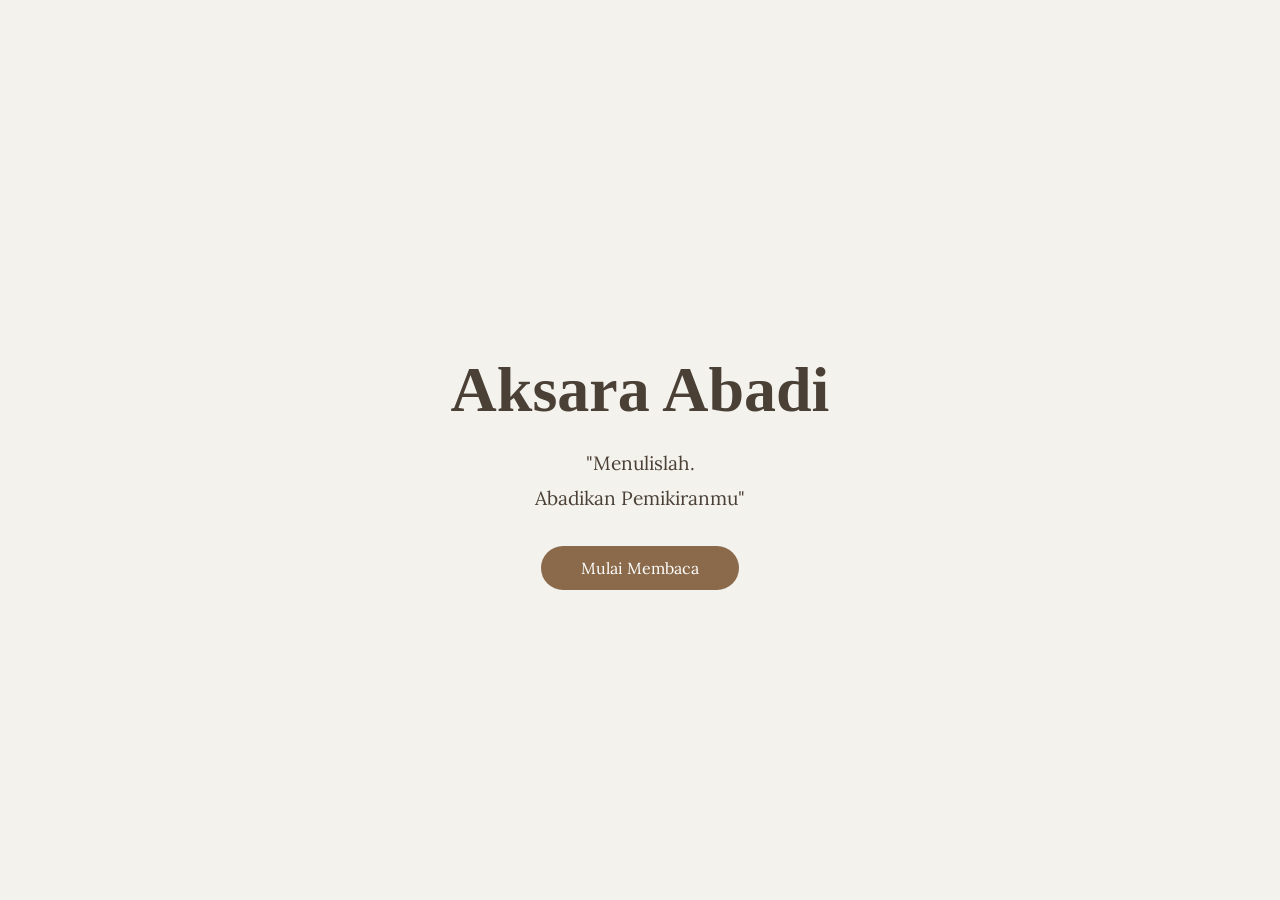
<file: Project Aksara Abadi copy/index.html>
<!DOCTYPE html>
<html lang="en">
<head>
    <meta charset="UTF-8">
    <meta name="viewport" content="width=device-width, initial-scale=1.0">
    <title>Aksara Abadi</title>
    <link rel="stylesheet" href="css/style.css">
    <link rel="preconnect" href="https://fonts.googleapis.com">
    <link rel="preconnect" href="https://fonts.gstatic.com" crossorigin>
    <link href="https://fonts.googleapis.com/css2?family=Lora:ital,wght@0,400..700;1,400..700&display=swap" rel="stylesheet">
</head>
<body>
    <main>
        <h1>Aksara Abadi</h1>

        <p class="quote">
            "Menulislah.<br>
            Abadikan Pemikiranmu"
        </p>

        <a href="karya.html" class="btn">
            Mulai Membaca
        </a>
    </main>
</body>
</html>
</file>
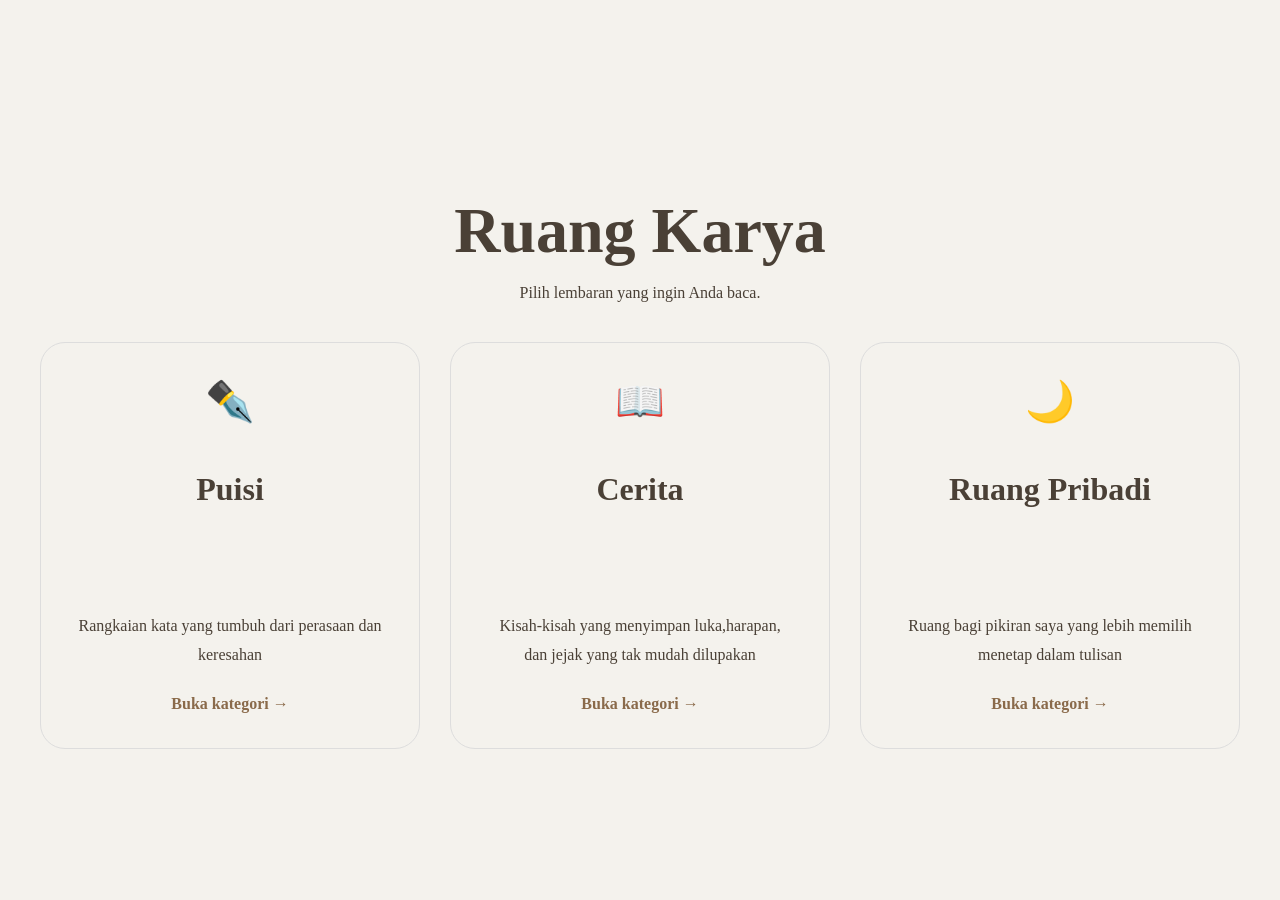
<file: Project Aksara Abadi copy/karya.html>
<!DOCTYPE html>
<html lang="id">
<head>
    <meta charset="UTF-8">
    <meta name="viewport" content="width=device-width, initial-scale=1.0">
    <title>Kumpulan Tulisan - Aksara Abadi</title>
    <link rel="stylesheet" href="css/style.css">
</head>
<body>

    <main class="kategori">

    <h1>Ruang Karya</h1>
    <p class="subtitle">
        Pilih lembaran yang ingin Anda baca.
    </p>

    <div class="cards">

        <a href="puisi/puisi.html" class="card">
            <div class="icon">✒️</div>
            <h2>Puisi</h2>
            <p>
                Rangkaian kata yang tumbuh dari perasaan dan keresahan
            </p>
            <span>Buka kategori →</span>
        </a>

        <a href="cerita/cerita.html" class="card">
            <div class="icon">📖</div>
            <h2>Cerita</h2>
            <p>
                Kisah-kisah yang menyimpan luka,harapan, dan jejak yang tak mudah dilupakan
            </p>
            <span>Buka kategori →</span>
        </a>

        <a href="ruang/pribadi.html" class="card">
            <div class="icon">🌙</div>
            <h2>Ruang Pribadi</h2>
            <p>
                Ruang bagi pikiran saya yang lebih memilih
                menetap dalam tulisan
            </p>
            <span>Buka kategori →</span>
        </a>

    </div>

</main>


</body>
</html>
</file>
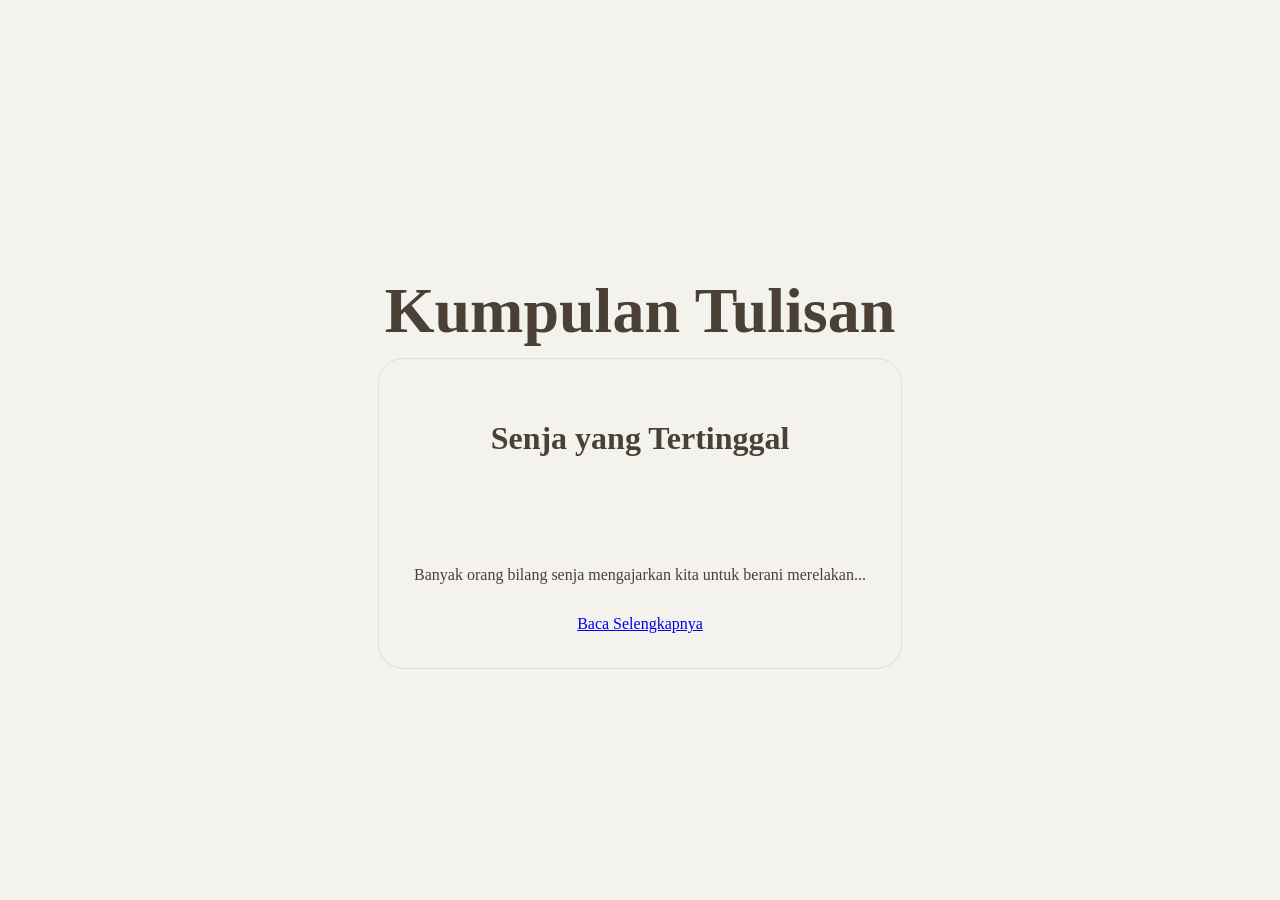
<file: Project Aksara Abadi copy/poems.html>
<!DOCTYPE html>
<html lang="id">
<head>
    <meta charset="UTF-8">
    <meta name="viewport" content="width=device-width, initial-scale=1.0">
    <title>Kumpulan Tulisan - Aksara Abadi</title>
    <link rel="stylesheet" href="css/style.css">
</head>
<body>

    <main class="poems-page">

        <h1>Kumpulan Tulisan</h1>

        <div class="card">
            <h2>Senja yang Tertinggal</h2>
            <p>
                Banyak orang bilang senja mengajarkan kita
                untuk berani merelakan...
            </p>

            <a href="#" class="read-more">
                Baca Selengkapnya
            </a>
        </div>

    </main>

</body>
</html>
</file>
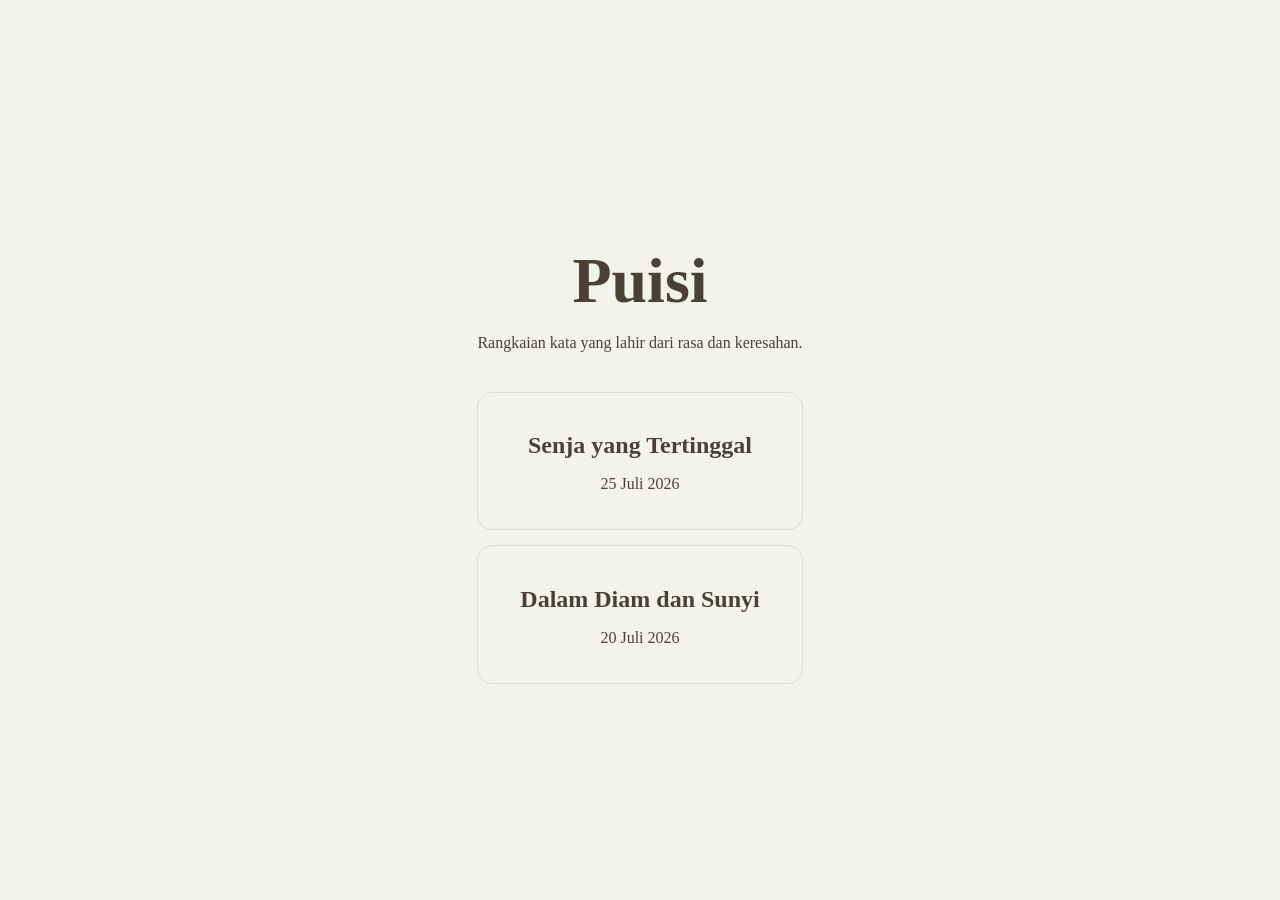
<file: Project Aksara Abadi copy/puisi/puisi.html>
<!DOCTYPE html>
<html lang="id">
<head>
    <meta charset="UTF-8">
    <meta name="viewport" content="width=device-width, initial-scale=1.0">
    <title>Puisi - Aksara Abadi</title>

    <link rel="stylesheet" href="../css/style.css">
</head>
<body>

    <main class="kategori-page">

        <h1>Puisi</h1>

        <p class="subtitle">
            Rangkaian kata yang lahir dari rasa dan keresahan.
        </p>

        <div class="list-karya">

            <a href="#" class="karya-item">
                <h2>Senja yang Tertinggal</h2>
                <p>25 Juli 2026</p>
            </a>

            <a href="#" class="karya-item">
                <h2>Dalam Diam dan Sunyi</h2>
                <p>20 Juli 2026</p>
            </a>

        </div>

    </main>

</body>
</html>
</file>
<file: Project Aksara Abadi copy/css/style.css>
body {
    background-color: #F4F2ED;
    color: #4A4036;


    margin: 0;
    min-height: 100vh;

    display: flex;
    justify-content: center;
    align-items: center;

    text-align: center;
    font-family: "Lora", serif;
}

main {
    padding: 20px;
}

h1 {
    font-size: 4rem;
    margin-bottom: 10px;
    font-family: georgia, serif;
}

.quote {
    font-size: 1.2rem;
    line-height: 1.8;
    margin-bottom: 30px;
}

.btn {
    background-color: #8A6A4A;
    color: white;

    text-decoration: none;

    padding: 12px 40px;
    border-radius: 30px;

    display: inline-block;
}

.btn:hover {
    opacity: 0.9;
}



.kategori {
    padding: 60px 40px;
}

.kategori h1 {
    text-align: center;
    margin-bottom: 10px;
}

.subtitle {
    text-align: center;
    margin-bottom: 50px;
}

.cards {
    display: grid;
    grid-template-columns: repeat(3, 1fr);
    gap: 30px;
}

.card {
    display: flex;
    padding: 35px;
    border: 1px solid #ddd;
    border-radius: 25px;
    flex-direction: column;

    text-decoration: none;
    color: inherit;

    transition: 0.3s;
}

.card:hover {
    transform: translateY(-8px);
    box-shadow: 0 10px 25px rgba(0,0,0,0.08);
}

.icon {
    font-size: 40px;
    margin-bottom: 20px;
}

.card h2 {
    margin-bottom: 15px;
    font-family: "Cormorant Garamond", serif;
    font-size: 2rem;
    min-height: 110px;
}

.card p {
    line-height: 1.8;
    margin-bottom: 25px;
}

.card span {
    color: #8A6A4A;
    font-weight: bold;
    margin-top: auto;
    white-space: nowrap;
}

.kategori-page {
    max-width: 800px;
    margin: auto;
    padding: 60px 20px;
}

.kategori-page h1 {
    text-align: center;
}

.subtitle {
    text-align: center;
    margin-bottom: 40px;
}

.karya-item {
    display: block;

    padding: 20px;
    margin-bottom: 15px;

    border: 1px solid #ddd;
    border-radius: 15px;

    text-decoration: none;
    color: inherit;

    transition: .3s;
}

.karya-item:hover {
    transform: translateY(-3px);
}

.karya-item h2 {
    margin-bottom: 5px;
}
</file>
